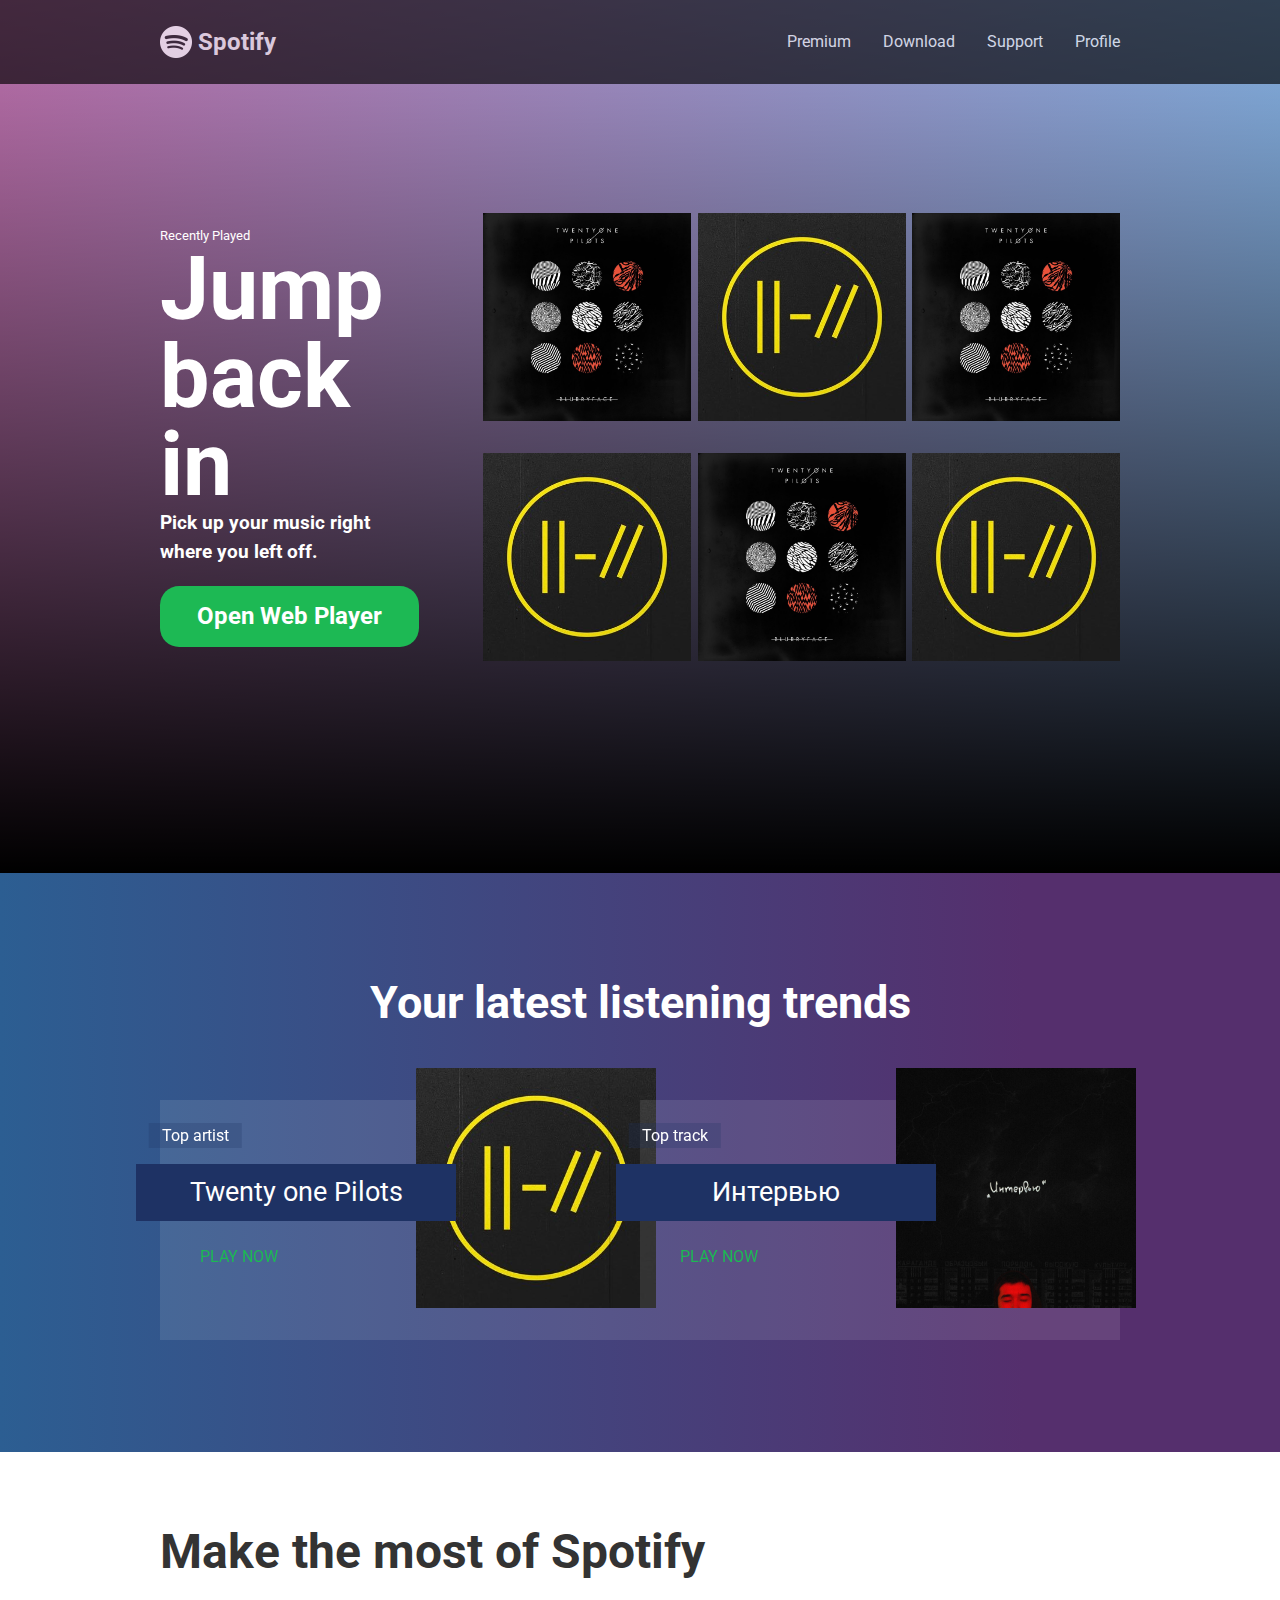
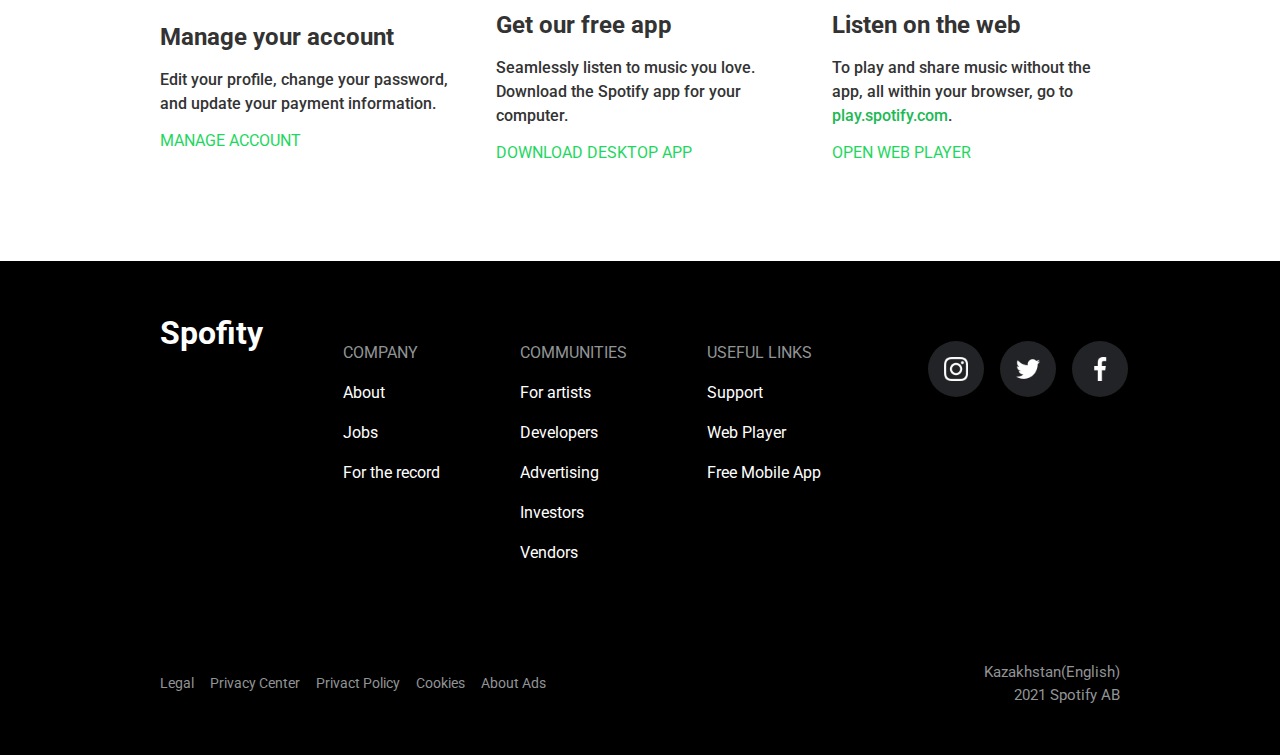
<file: index.html>
<!DOCTYPE html>
<html lang="en">
<head>
    <meta charset="UTF-8">
    <meta name="viewport" content="width=device-width, initial-scale=1.0">
    <link href="https://fonts.googleapis.com/css?family=Roboto|Varela+Round|Baloo+Bhaina+2" rel="stylesheet">
    <link rel="stylesheet" href="assets/css/main.css">
    <link rel="shortcut icon" href="favicon.ico" type="image/x-icon">
    <title>Music for everyone - Spotify</title>
</head>
<body>
    <header>
        <div class="header_inner">
            <a href="#" class="header_logo">
                <img src="assets/images/spotify-white.png" alt="">
                Spotify
            </a>
            <nav>
                <a class="nav_item" href="premium.html">Premium</a>
                <a class="nav_item" href="download.html">Download</a>
                <a class="nav_item" href="support.html">Support</a>
                <a class="nav_item" href="profile.html">Profile</a>
            </nav>
        </div>
    </header>
    <section class="intro">
        <div class="intro_outer">
            <div class="container">
                <div class="intro_inner">
                    <div class="intro_left">
                        <span class="intro_top_text">Recently Played</span>
                        <span class="intro_middle_text">Jump back in</span>
                        <span class="intro_bottom_text">Pick up your music right where you left off.</span>
                        <a class="intro_button" href="#">Open Web Player</a>
                    </div>
                    <div class="intro_right">
                        <div class="intro_row">
                            <a href="#" class="intro_row_item">
                                <div class="album_outer">
                                    <img src="assets/images/album.jpg" alt="Album photo" class="album_photo">
                                    <a class="album_play_btn" href="#">
                                        <img class="album_play_btn_img"src="assets/images/play-button.png" alt="">
                                    </a>
                                </div>
                            </a>
                            <a href="#" class="intro_row_item">
                                <div class="album_outer">
                                    <img src="assets/images/artist.jpg" alt="Album photo" class="album_photo">
                                    <a class="album_play_btn" href="#">
                                        <img class="album_play_btn_img"src="assets/images/play-button.png" alt="">
                                    </a>
                                </div>
                            </a>
                            <a href="#" class="intro_row_item">
                                <div class="album_outer">
                                    <img src="assets/images/album.jpg" alt="Album photo" class="album_photo">
                                    <a class="album_play_btn" href="#">
                                        <img class="album_play_btn_img"src="assets/images/play-button.png" alt="">
                                    </a>
                                </div>
                            </a>
                        </div>
                        <div class="intro_row">
                            <a href="#" class="intro_row_item">
                                <div class="album_outer">
                                    <img src="assets/images/artist.jpg" alt="Album photo" class="album_photo">
                                    <a class="album_play_btn" href="#">
                                        <img class="album_play_btn_img"src="assets/images/play-button.png" alt="">
                                    </a>
                                </div>
                            </a>
                            <a href="#" class="intro_row_item">
                                <div class="album_outer">
                                    <img src="assets/images/album.jpg" alt="Album photo" class="album_photo">
                                    <a class="album_play_btn" href="#">
                                        <img class="album_play_btn_img"src="assets/images/play-button.png" alt="">
                                    </a>
                                </div>
                            </a>
                            <a href="#" class="intro_row_item">
                                <div class="album_outer">
                                    <img src="assets/images/artist.jpg" alt="Album photo" class="album_photo">
                                    <a class="album_play_btn" href="#">
                                        <img class="album_play_btn_img"src="assets/images/play-button.png" alt="">
                                    </a>
                                </div>
                            </a>
                        </div>
                    </div>
                </div>
            </div>
        </div>
    </section>

    <section class="trends">
        <div class="container">
            <div class="trends_header">
                Your latest listening trends
            </div>
            <div class="trends_content">
                <div class="trends_item">
                    <div class="trends_item_back"></div>
                    <div class="trends_item_left">
                        <div class="trends_item_header">
                            <span>Top artist</span>
                        </div>
                        <div class="trends_item_name">
                            <span>Twenty one Pilots</span>
                        </div>
                        <div class="trends_item_btn">
                            <a href="#">Play Now</a>
                        </div>
                    </div>
                    <div class="trends_item_right">
                        <img class="trends_artist_img" src="assets/images/artist.jpg" alt="">
                    </div>
                </div>
                <div class="trends_item">
                    <div class="trends_item_back"></div>
                    <div class="trends_item_left">
                        <div class="trends_item_header">
                            <span>Top track</span>
                        </div>
                        <div class="trends_item_name">
                            <span>Интервью</span>
                        </div>
                        <div class="trends_item_btn">
                            <a href="#">Play Now</a>
                        </div>
                    </div>
                    <div class="trends_item_right">
                        <img class="trends_artist_img" src="assets/images/top_track.jpg" alt="">
                    </div>
                </div>
            </div>
        </div>
    </section>

    <section class="advantages">
        <div class="container">
            <div class="advantages_inner">
                <div class="advantages_header">
                    Make the most of Spotify
                </div>
                <div class="advantages_items">
                    <div class="advantage_block">
                        <div class="advantage_block_header">
                            Manage your account
                        </div>
                        <div class="advantage_block_text">
                            Edit your profile, change your password, and update your payment information.
                        </div>
                        <div class="advantage_block_link">
                            <a href="#">
                                Manage account
                            </a>
                        </div>
                    </div>
                    <div class="advantage_block">
                        <div class="advantage_block_header">
                            Get our free app
                        </div>
                        <div class="advantage_block_text">
                            Seamlessly listen to music you love. Download the Spotify app for your computer.
                        </div>
                        <div class="advantage_block_link">
                            <a href="#">
                                Download Desktop App
                            </a>
                        </div>
                    </div>
                    <div class="advantage_block">
                        <div class="advantage_block_header">
                            Listen on the web
                        </div>
                        <div class="advantage_block_text">
                            To play and share music without the app, all within your browser, go to <a href="https://open.spotify.com">play.spotify.com</a>.
                        </div>
                        <div class="advantage_block_link">
                            <a href="#">
                                Open Web player
                            </a>
                        </div>
                    </div>
                </div>
            </div>
        </div>
    </section>

    <footer>
        <div class="container">
            <div class="footer_inner">
                <div class="row1">
                    <div class="footer_brand">
                        Spofity
                    </div>
                    <div class="footer_cols">
                        <div class="footer_cols_item">
                            <div class="col_header">
                                Company
                            </div>
                            <a href="#">About</a>
                            <a href="#">Jobs</a>
                            <a href="#">For the record</a>
                        </div>
                        <div class="footer_cols_item">
                            <div class="col_header">
                                Communities
                            </div>
                            <a href="#">For artists</a>
                            <a href="#">Developers</a>
                            <a href="#">Advertising</a>
                            <a href="#">Investors</a>
                            <a href="#">Vendors</a>
                        </div>
                        <div class="footer_cols_item">
                            <div class="col_header">
                                Useful links
                            </div>
                            <a href="#">Support</a>
                            <a href="#">Web Player</a>
                            <a href="#">Free Mobile App</a>
                        </div>
                    </div>
                    <div class="footer_social">
                        <div class="footer_social_item">
                            <a href="#" class="footer_social_item_link">
                                <img src="assets/images/instagram.png" alt="">
                            </a>
                        </div>
                        <div class="footer_social_item">
                            <a href="#" class="footer_social_item_link">
                                <img src="assets/images/twitter.png" alt="">
                            </a>
                        </div>
                        <div class="footer_social_item">
                            <a href="#" class="footer_social_item_link">
                                <img src="assets/images/facebook.png" alt="">
                            </a>
                        </div>
                    </div>
                </div>
                <div class="row2">
                    <div class="row2_left">
                        <a href="">Legal</a>
                        <a href="">Privacy Center</a>
                        <a href="">Privact Policy</a>
                        <a href="">Cookies</a>
                        <a href="">About Ads</a>
                    </div>
                    <div class="row2_right">
                        <a href="" class="footer_lang">Kazakhstan(English)</a>
                        <a href="" class="footer_copyright">2021 Spotify AB</a>
                    </div>
                </div>
            </div>
        </div>
    </footer>
</body>
</html>
</file>
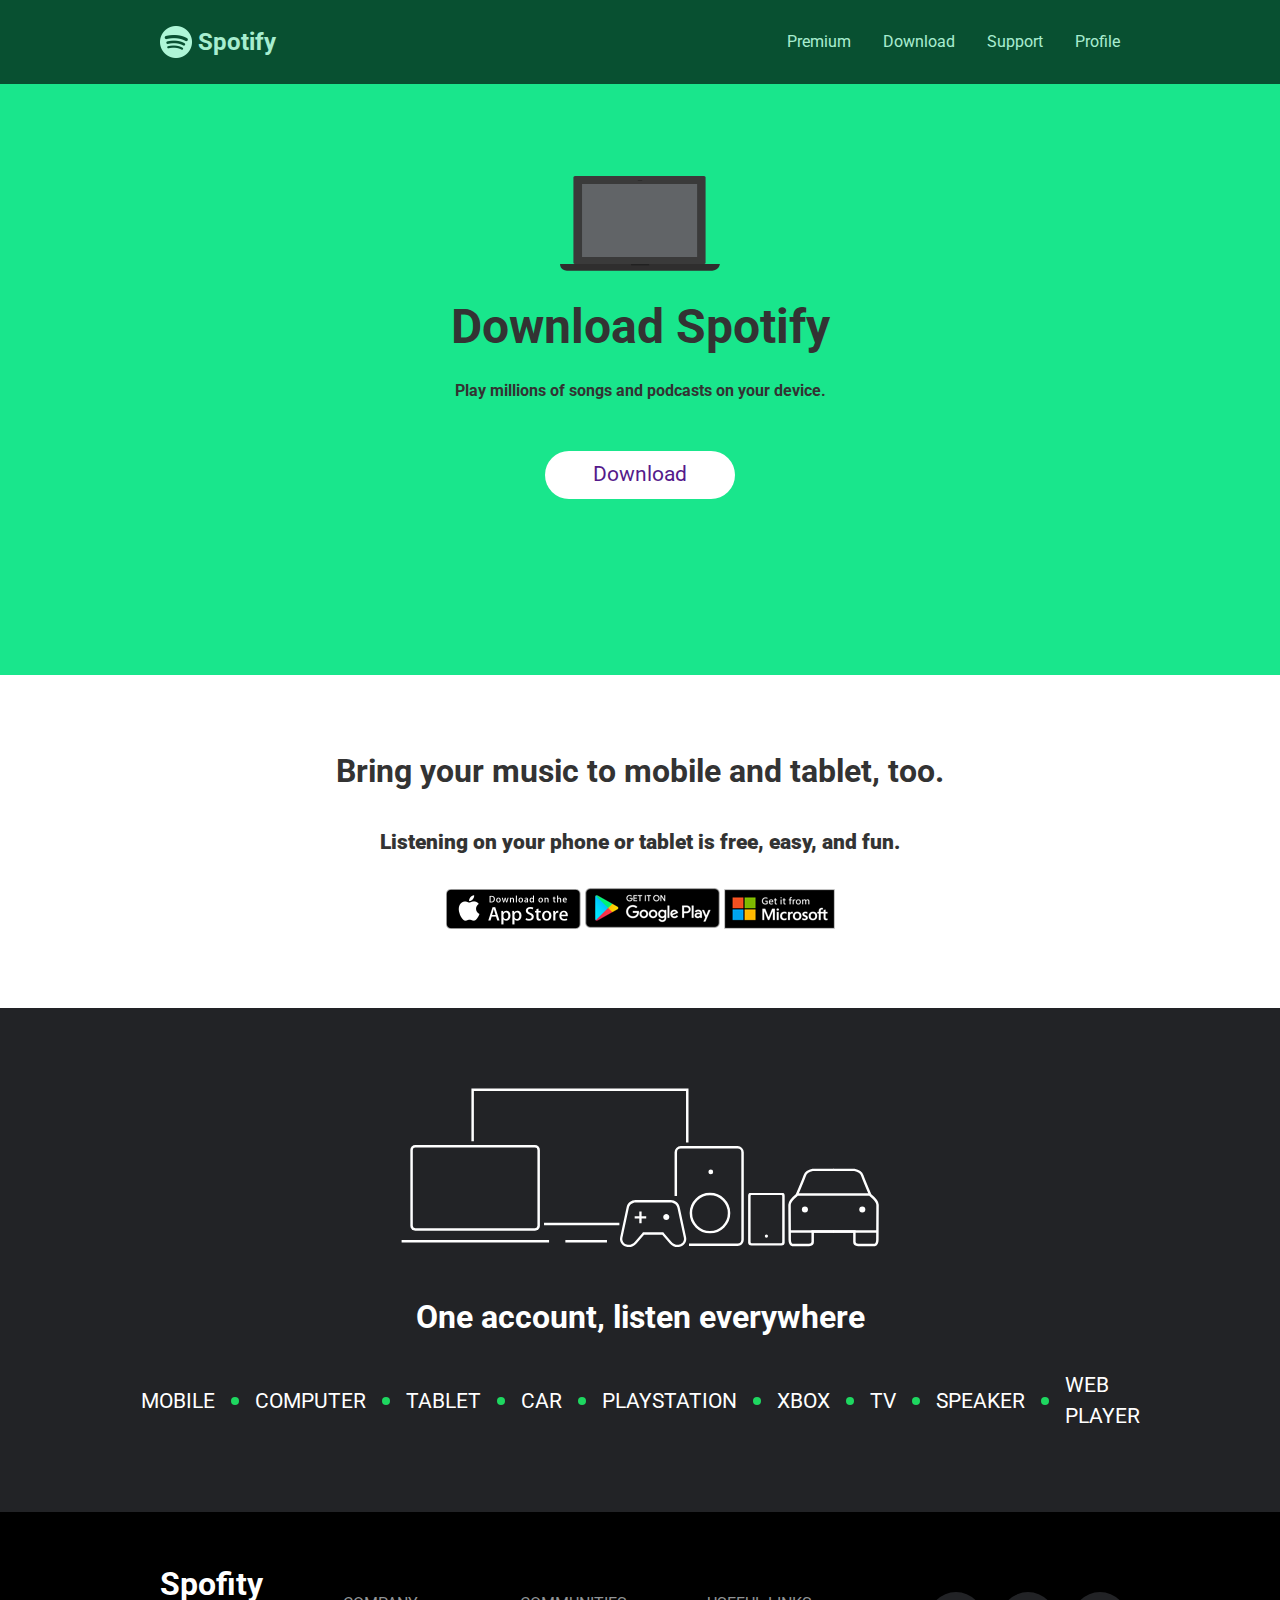
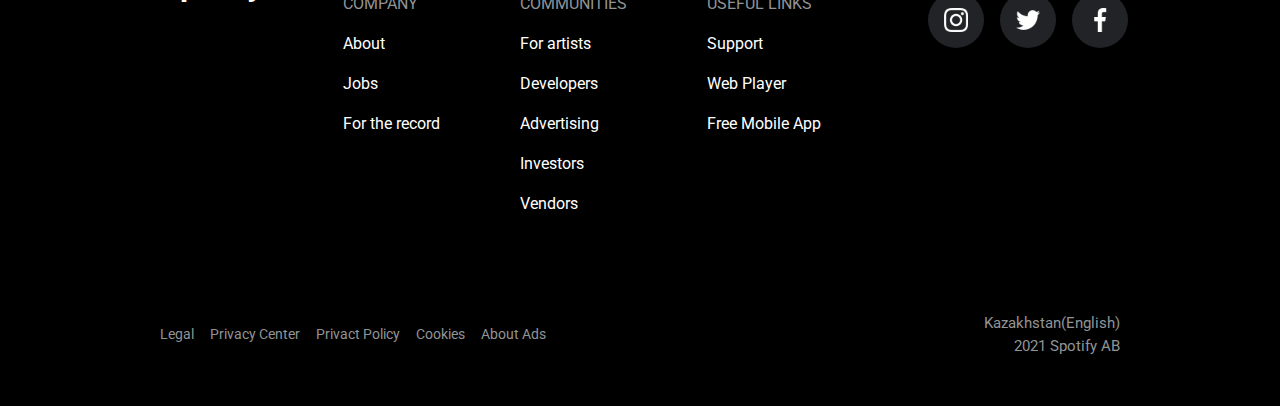
<file: download.html>
<!DOCTYPE html>
<html lang="en">
<head>
    <meta charset="UTF-8">
    <meta name="viewport" content="width=device-width, initial-scale=1.0">
    <link href="https://fonts.googleapis.com/css?family=Roboto|Varela+Round|Baloo+Bhaina+2" rel="stylesheet">
    <link rel="stylesheet" href="assets/css/download.css">
    <link rel="shortcut icon" href="favicon.ico" type="image/x-icon">
    <title>Music for everyone - Spotify</title>
</head>
<body>
    <header>
        <div class="header_inner">
            <a href="index.html" class="header_logo">
                <img src="assets/images/spotify-white.png" alt="">
                Spotify
            </a>
            <nav>
                <a class="nav_item" href="premium.html">Premium</a>
                <a class="nav_item" href="#">Download</a>
                <a class="nav_item" href="support.html">Support</a>
                <a class="nav_item" href="profile.html">Profile</a>
            </nav>
        </div>
    </header>

    <section class="intro">
        <div class="container">
            <div class="intro_inner">
                <img class="intro_laptop" src="assets/images/laptop.svg" alt="">
                <span class="intro_title">Download Spotify</span>
                <span class="intro_subtitle">Play millions of songs and podcasts on your device.</span>
                <a href="" class="intro_btn">Download</a>
            </div>
        </div>
    </section>

    <section class="mobile">
        <span class="mobile_title">
            Bring your music to mobile and tablet, too.
        </span>
        <span class="mobile_subtitle">
            Listening on your phone or tablet is free, easy, and fun.
        </span>
        <div class="modbile_ways">
            <a href="https://apps.apple.com/app/id324684580?mt=8"><img src="assets/images/en.png" alt=""></a>
            <a href="https://play.google.com/store/apps/details?id=com.spotify.music&referrer=adjust_reftag%3Dcg1rxmCWHLeiY%26utm_source%3DSpotify%2BWebsite%253A%2Bwww.spotify.com%26utm_campaign%3Ddefault%26utm_content%3Dapp_showcase%26utm_term%3Dcontrol"><img src="assets/images/en2.png" alt=""></a>
            <a href="https://www.spotify.com/kz-en/download/mac/"><img src="assets/images/en3.png" alt=""></a>
        </div>
    </section>

    <section class="platforms">
        <div class="container">
            <div class="platforms_inner">
                <img class="platforms_photo" src="assets/images/all-devices.svg" alt="">
                <span class="platforms_title"">One account, listen everywhere</span>
                <div class="platforms_list">
                    <div class="platforms_item">Mobile</div>
                    <div class="platforms_item">Computer</div>
                    <div class="platforms_item">Tablet</div>
                    <div class="platforms_item">Car</div>
                    <div class="platforms_item">Playstation</div>
                    <div class="platforms_item">Xbox</div>
                    <div class="platforms_item">Tv</div>
                    <div class="platforms_item">Speaker</div>
                    <div class="platforms_item">Web Player</div>
                </div>
            </div>
        </div>
    </section>
    
    <footer>
        <div class="container">
            <div class="footer_inner">
                <div class="row1">
                    <div class="footer_brand">
                        Spofity
                    </div>
                    <div class="footer_cols">
                        <div class="footer_cols_item">
                            <div class="col_header">
                                Company
                            </div>
                            <a href="#">About</a>
                            <a href="#">Jobs</a>
                            <a href="#">For the record</a>
                        </div>
                        <div class="footer_cols_item">
                            <div class="col_header">
                                Communities
                            </div>
                            <a href="#">For artists</a>
                            <a href="#">Developers</a>
                            <a href="#">Advertising</a>
                            <a href="#">Investors</a>
                            <a href="#">Vendors</a>
                        </div>
                        <div class="footer_cols_item">
                            <div class="col_header">
                                Useful links
                            </div>
                            <a href="#">Support</a>
                            <a href="#">Web Player</a>
                            <a href="#">Free Mobile App</a>
                        </div>
                    </div>
                    <div class="footer_social">
                        <div class="footer_social_item">
                            <a href="#" class="footer_social_item_link">
                                <img src="assets/images/instagram.png" alt="">
                            </a>
                        </div>
                        <div class="footer_social_item">
                            <a href="#" class="footer_social_item_link">
                                <img src="assets/images/twitter.png" alt="">
                            </a>
                        </div>
                        <div class="footer_social_item">
                            <a href="#" class="footer_social_item_link">
                                <img src="assets/images/facebook.png" alt="">
                            </a>
                        </div>
                    </div>
                </div>
                <div class="row2">
                    <div class="row2_left">
                        <a href="">Legal</a>
                        <a href="">Privacy Center</a>
                        <a href="">Privact Policy</a>
                        <a href="">Cookies</a>
                        <a href="">About Ads</a>
                    </div>
                    <div class="row2_right">
                        <a href="" class="footer_lang">Kazakhstan(English)</a>
                        <a href="" class="footer_copyright">2021 Spotify AB</a>
                    </div>
                </div>
            </div>
        </div>
    </footer>
</body>
</html>
</file>
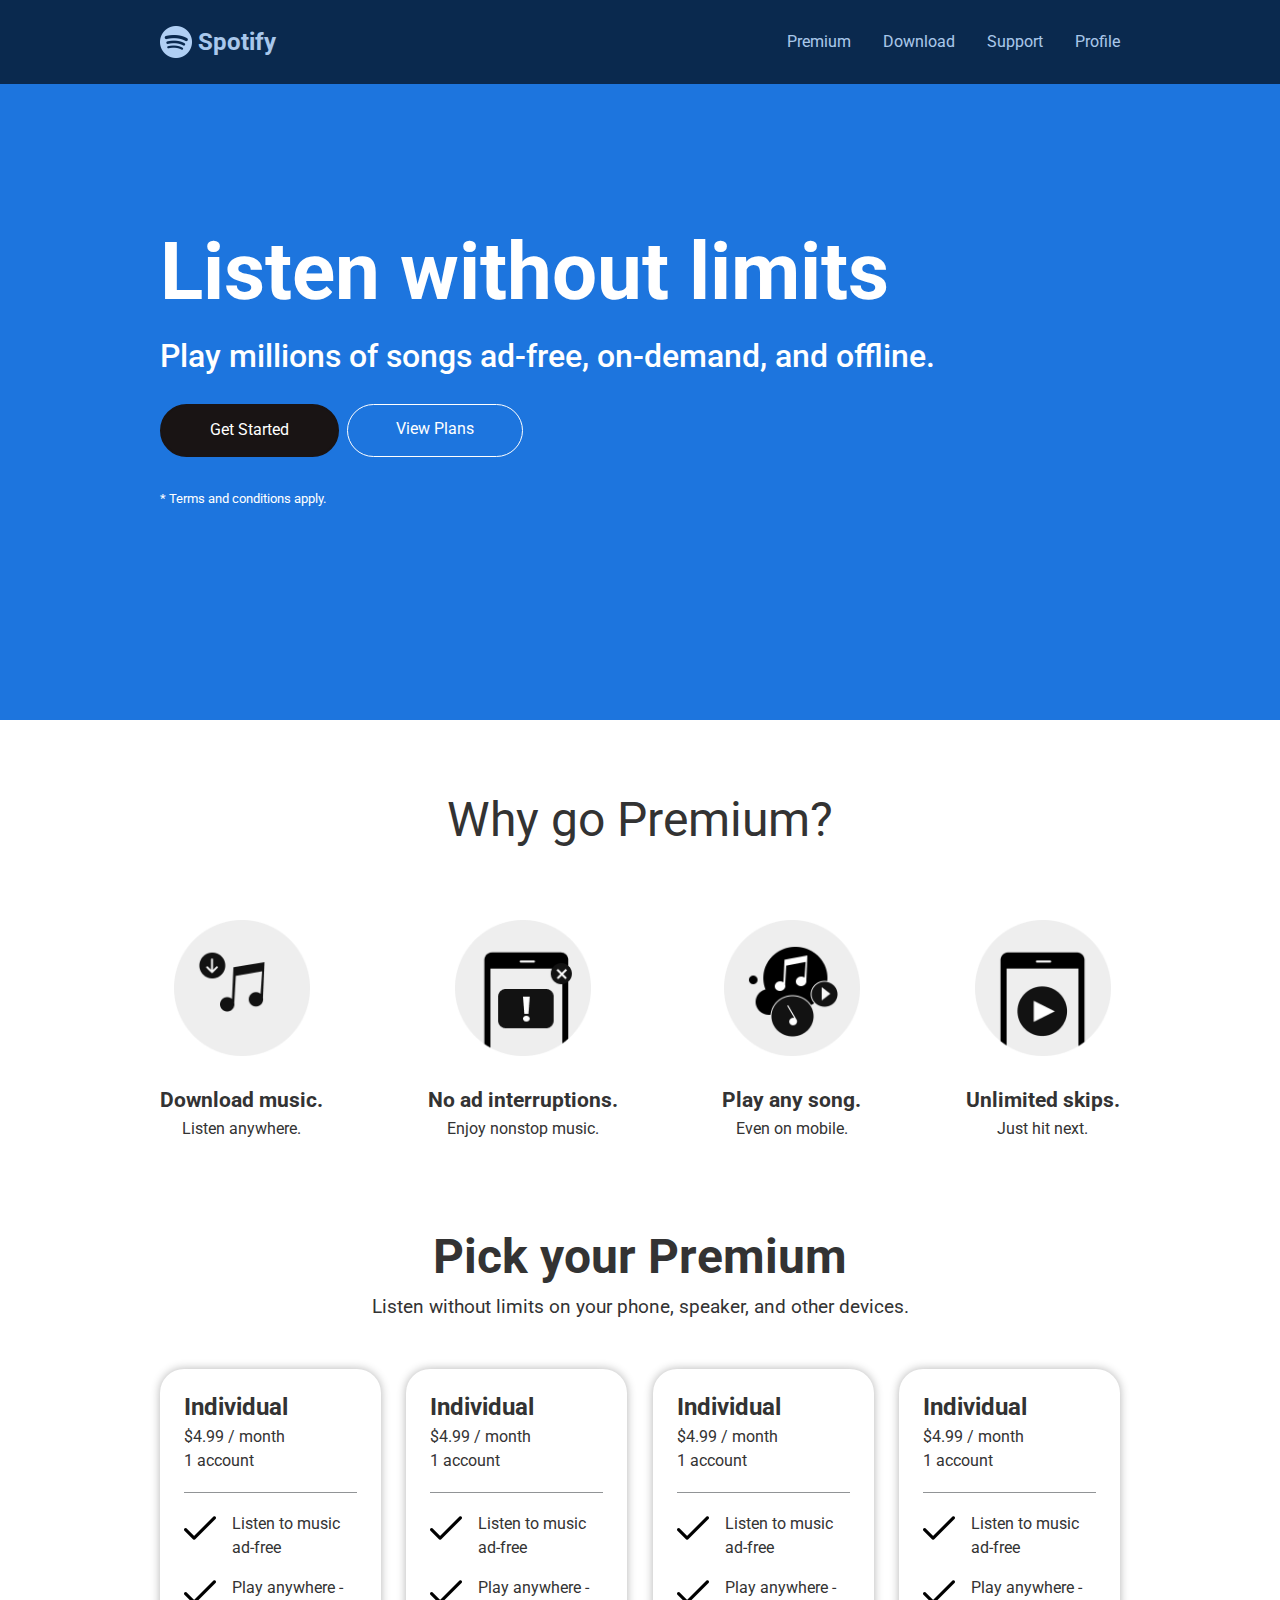
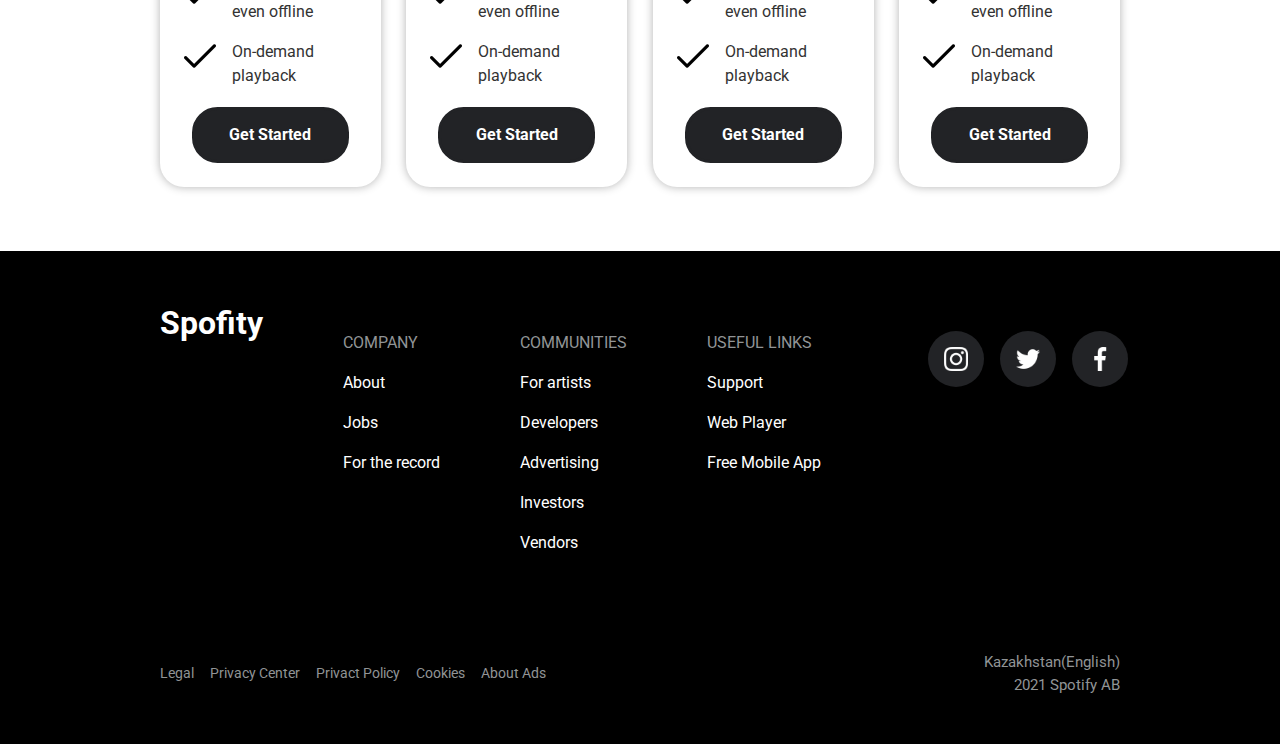
<file: premium.html>
<!DOCTYPE html>
<html lang="en">
<head>
    <meta charset="UTF-8">
    <meta name="viewport" content="width=device-width, initial-scale=1.0">
    <link href="https://fonts.googleapis.com/css?family=Roboto|Varela+Round|Baloo+Bhaina+2" rel="stylesheet">
    <link rel="stylesheet" href="assets/css/premium.css">
    <link rel="shortcut icon" href="favicon.ico" type="image/x-icon">
    <title>Music for everyone - Spotify</title>
</head>
<body>
    <header>
        <div class="header_inner">
            <a href="index.html" class="header_logo">
                <img src="assets/images/spotify-white.png" alt="">
                Spotify
            </a>
            <nav>
                <a class="nav_item" href="#">Premium</a>
                <a class="nav_item" href="download.html">Download</a>
                <a class="nav_item" href="support.html">Support</a>
                <a class="nav_item" href="profile.html">Profile</a>
            </nav>
        </div>
    </header>
    
    <section class="limits">
        <div class="container">
            <div class="limits_inner">
                <span class="limits_title">Listen without limits</span>
                <div class="limits_subtitle">Play millions of songs ad-free, on-demand, and offline.</div>
                <div class="limits_buttons">
                    <a class="limits_btn1" href="">Get Started</a>
                    <a class="limits_btn2" href="">View Plans</a>
                </div>
                <span class="limits_term">* Terms and conditions apply.</span>
            </div>
        </div>
    </section>

    <section class="whygo">
        <div class="container">
            <div class="whygo_title">
                Why go Premium?
            </div>
            <div class="whygo_inner">
                <div class="whygo_item">
                    <div class="whygo_icon">
                        <img src="assets/images/benefit_1.png" alt="">
                    </div>
                    <div class="whygo_item_title">Download music.</div>
                    <div class="whygo_item_subtitle">Listen anywhere.</div>
                </div>
                <div class="whygo_item">
                    <div class="whygo_icon">
                        <img src="assets/images/benefit_2.png" alt="">
                    </div>
                    <div class="whygo_item_title">No ad interruptions.</div>
                    <div class="whygo_item_subtitle">Enjoy nonstop music.</div>
                </div>
                <div class="whygo_item">
                    <div class="whygo_icon">
                        <img src="assets/images/benefit_3.png" alt="">
                    </div>
                    <div class="whygo_item_title">Play any song.</div>
                    <div class="whygo_item_subtitle">Even on mobile.</div>
                </div>
                <div class="whygo_item">
                    <div class="whygo_icon">
                        <img src="assets/images/benefit_4.png" alt="">
                    </div>
                    <div class="whygo_item_title">Unlimited skips.</div>
                    <div class="whygo_item_subtitle">Just hit next.</div>
                </div>
            </div>
        </div>
    </section>

    <section class="plans">
        <div class="container">
            <div class="plans_header">
                <div class="plans_title">Pick your Premium</div>
                <div class="plans_subtitle">Listen without limits on your phone, speaker, and other devices.</div>
            </div>
            <div class="plans_inner">
                <div class="plans_block">
                    <div class="block_header">
                        <div class="block_header_title">Individual</div>
                        <div class="block_header_price">$4.99 / month</div>
                        <div class="block_header_accounts">1 account</div>
                    </div>
                    <div class="block_content">
                        <div class="block_item">
                            <img src="assets/images/tick.png" alt="">
                            <div class="block_item_text">
                                Listen to music ad-free
                            </div>
                        </div>
                        <div class="block_item">
                            <img src="assets/images/tick.png" alt="">
                            <div class="block_item_text">
                                Play anywhere - even offline
                            </div>
                        </div><div class="block_item">
                            <img src="assets/images/tick.png" alt="">
                            <div class="block_item_text">
                                On-demand playback
                            </div>
                        </div>
                    </div>
                    <div class="block_footer">
                        <div class="block_btn">
                            Get Started
                        </div>
                    </div>
                </div>
                <div class="plans_block">
                    <div class="block_header">
                        <div class="block_header_title">Individual</div>
                        <div class="block_header_price">$4.99 / month</div>
                        <div class="block_header_accounts">1 account</div>
                    </div>
                    <div class="block_content">
                        <div class="block_item">
                            <img src="assets/images/tick.png" alt="">
                            <div class="block_item_text">
                                Listen to music ad-free
                            </div>
                        </div>
                        <div class="block_item">
                            <img src="assets/images/tick.png" alt="">
                            <div class="block_item_text">
                                Play anywhere - even offline
                            </div>
                        </div><div class="block_item">
                            <img src="assets/images/tick.png" alt="">
                            <div class="block_item_text">
                                On-demand playback
                            </div>
                        </div>
                    </div>
                    <div class="block_footer">
                        <div class="block_btn">
                            Get Started
                        </div>
                    </div>
                </div>
                <div class="plans_block">
                    <div class="block_header">
                        <div class="block_header_title">Individual</div>
                        <div class="block_header_price">$4.99 / month</div>
                        <div class="block_header_accounts">1 account</div>
                    </div>
                    <div class="block_content">
                        <div class="block_item">
                            <img src="assets/images/tick.png" alt="">
                            <div class="block_item_text">
                                Listen to music ad-free
                            </div>
                        </div>
                        <div class="block_item">
                            <img src="assets/images/tick.png" alt="">
                            <div class="block_item_text">
                                Play anywhere - even offline
                            </div>
                        </div><div class="block_item">
                            <img src="assets/images/tick.png" alt="">
                            <div class="block_item_text">
                                On-demand playback
                            </div>
                        </div>
                    </div>
                    <div class="block_footer">
                        <div class="block_btn">
                            Get Started
                        </div>
                    </div>
                </div>
                <div class="plans_block">
                    <div class="block_header">
                        <div class="block_header_title">Individual</div>
                        <div class="block_header_price">$4.99 / month</div>
                        <div class="block_header_accounts">1 account</div>
                    </div>
                    <div class="block_content">
                        <div class="block_item">
                            <img src="assets/images/tick.png" alt="">
                            <div class="block_item_text">
                                Listen to music ad-free
                            </div>
                        </div>
                        <div class="block_item">
                            <img src="assets/images/tick.png" alt="">
                            <div class="block_item_text">
                                Play anywhere - even offline
                            </div>
                        </div><div class="block_item">
                            <img src="assets/images/tick.png" alt="">
                            <div class="block_item_text">
                                On-demand playback
                            </div>
                        </div>
                    </div>
                    <div class="block_footer">
                        <div class="block_btn">
                            Get Started
                        </div>
                    </div>
                </div>
            </div>
        </div>
    </section>

    <footer>
        <div class="container">
            <div class="footer_inner">
                <div class="row1">
                    <div class="footer_brand">
                        Spofity
                    </div>
                    <div class="footer_cols">
                        <div class="footer_cols_item">
                            <div class="col_header">
                                Company
                            </div>
                            <a href="#">About</a>
                            <a href="#">Jobs</a>
                            <a href="#">For the record</a>
                        </div>
                        <div class="footer_cols_item">
                            <div class="col_header">
                                Communities
                            </div>
                            <a href="#">For artists</a>
                            <a href="#">Developers</a>
                            <a href="#">Advertising</a>
                            <a href="#">Investors</a>
                            <a href="#">Vendors</a>
                        </div>
                        <div class="footer_cols_item">
                            <div class="col_header">
                                Useful links
                            </div>
                            <a href="#">Support</a>
                            <a href="#">Web Player</a>
                            <a href="#">Free Mobile App</a>
                        </div>
                    </div>
                    <div class="footer_social">
                        <div class="footer_social_item">
                            <a href="#" class="footer_social_item_link">
                                <img src="assets/images/instagram.png" alt="">
                            </a>
                        </div>
                        <div class="footer_social_item">
                            <a href="#" class="footer_social_item_link">
                                <img src="assets/images/twitter.png" alt="">
                            </a>
                        </div>
                        <div class="footer_social_item">
                            <a href="#" class="footer_social_item_link">
                                <img src="assets/images/facebook.png" alt="">
                            </a>
                        </div>
                    </div>
                </div>
                <div class="row2">
                    <div class="row2_left">
                        <a href="">Legal</a>
                        <a href="">Privacy Center</a>
                        <a href="">Privact Policy</a>
                        <a href="">Cookies</a>
                        <a href="">About Ads</a>
                    </div>
                    <div class="row2_right">
                        <a href="" class="footer_lang">Kazakhstan(English)</a>
                        <a href="" class="footer_copyright">2021 Spotify AB</a>
                    </div>
                </div>
            </div>
        </div>
    </footer>
</body>
</html>
</file>
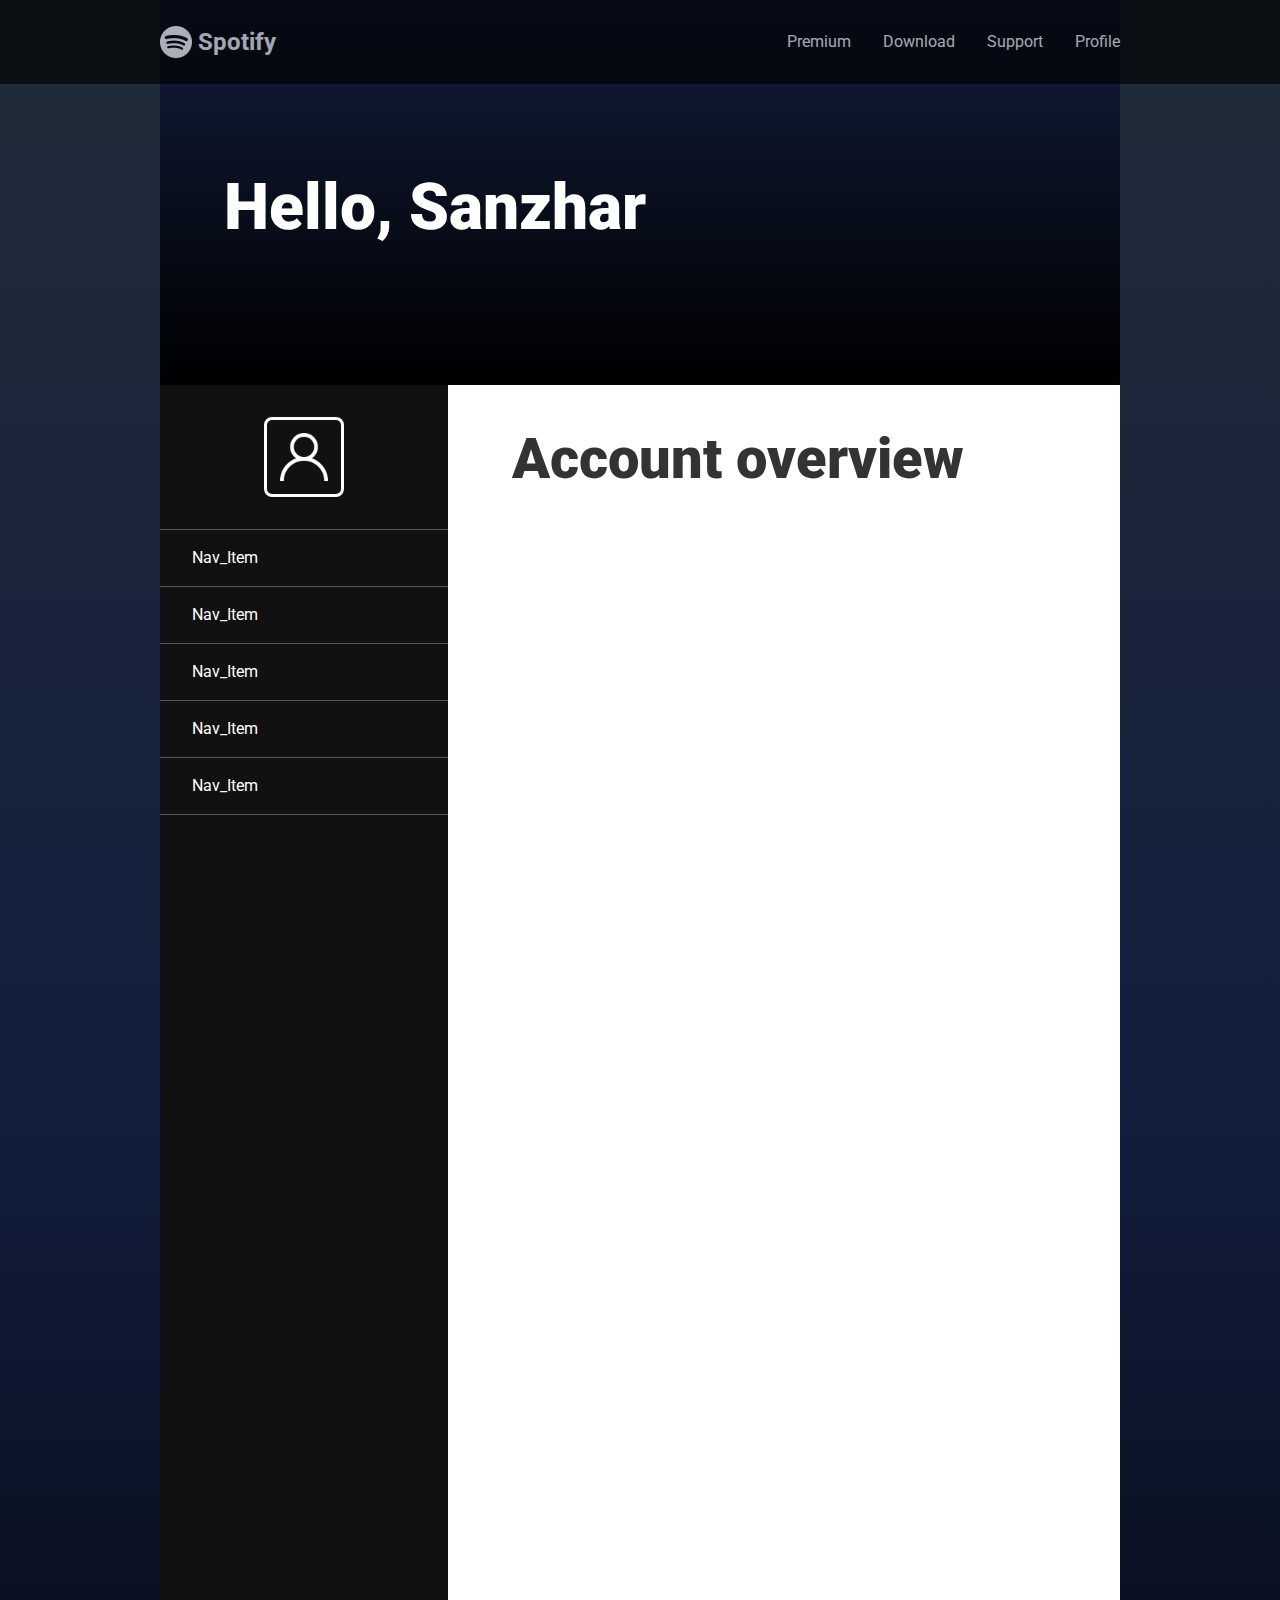
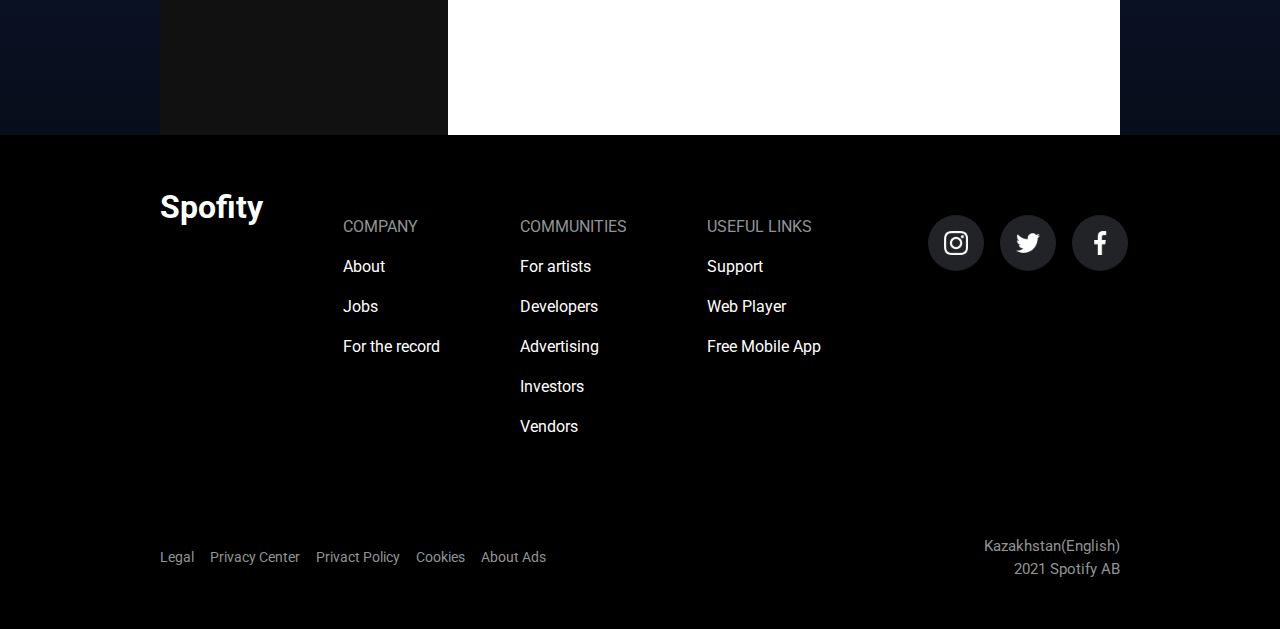
<file: profile.html>
<!DOCTYPE html>
<html lang="en">
<head>
    <meta charset="UTF-8">
    <meta name="viewport" content="width=device-width, initial-scale=1.0">
    <link href="https://fonts.googleapis.com/css?family=Roboto|Varela+Round|Baloo+Bhaina+2" rel="stylesheet">
    <link rel="stylesheet" href="assets/css/profile.css">
    <link rel="shortcut icon" href="favicon.ico" type="image/x-icon">
    <title>Music for everyone - Spotify</title>
</head>
<body>
    <header>
        <div class="header_inner">
            <a href="index.html" class="header_logo">
                <img src="assets/images/spotify-white.png" alt="">
                Spotify
            </a>
            <nav>
                <a class="nav_item" href="premium.html">Premium</a>
                <a class="nav_item" href="download.html">Download</a>
                <a class="nav_item" href="support.html">Support</a>
                <a class="nav_item" href="#">Profile</a>
            </nav>
        </div>
    </header>

    <section class="profile">
        <div class="container">
            <div class="profile_header">
                Hello, Sanzhar
            </div>
            <div class="main">
                <div class="left">
                    <div class="left_photo">
                        <img src="assets/images/user-3.png" alt="">
                    </div>
                    <a href="#">Nav_Item</a>
                    <a href="#">Nav_Item</a>
                    <a href="#">Nav_Item</a>
                    <a href="#">Nav_Item</a>
                    <a href="#">Nav_Item</a>
                </div>
                <div class="right">
                    <div class="right_title">Account overview</div>
                </div>
            </div>
        </div>
    </section>

    <footer>
        <div class="container">
            <div class="footer_inner">
                <div class="row1">
                    <div class="footer_brand">
                        Spofity
                    </div>
                    <div class="footer_cols">
                        <div class="footer_cols_item">
                            <div class="col_header">
                                Company
                            </div>
                            <a href="#">About</a>
                            <a href="#">Jobs</a>
                            <a href="#">For the record</a>
                        </div>
                        <div class="footer_cols_item">
                            <div class="col_header">
                                Communities
                            </div>
                            <a href="#">For artists</a>
                            <a href="#">Developers</a>
                            <a href="#">Advertising</a>
                            <a href="#">Investors</a>
                            <a href="#">Vendors</a>
                        </div>
                        <div class="footer_cols_item">
                            <div class="col_header">
                                Useful links
                            </div>
                            <a href="#">Support</a>
                            <a href="#">Web Player</a>
                            <a href="#">Free Mobile App</a>
                        </div>
                    </div>
                    <div class="footer_social">
                        <div class="footer_social_item">
                            <a href="#" class="footer_social_item_link">
                                <img src="assets/images/instagram.png" alt="">
                            </a>
                        </div>
                        <div class="footer_social_item">
                            <a href="#" class="footer_social_item_link">
                                <img src="assets/images/twitter.png" alt="">
                            </a>
                        </div>
                        <div class="footer_social_item">
                            <a href="#" class="footer_social_item_link">
                                <img src="assets/images/facebook.png" alt="">
                            </a>
                        </div>
                    </div>
                </div>
                <div class="row2">
                    <div class="row2_left">
                        <a href="">Legal</a>
                        <a href="">Privacy Center</a>
                        <a href="">Privact Policy</a>
                        <a href="">Cookies</a>
                        <a href="">About Ads</a>
                    </div>
                    <div class="row2_right">
                        <a href="" class="footer_lang">Kazakhstan(English)</a>
                        <a href="" class="footer_copyright">2021 Spotify AB</a>
                    </div>
                </div>
            </div>
        </div>
    </footer>
</body>
</html>
</file>
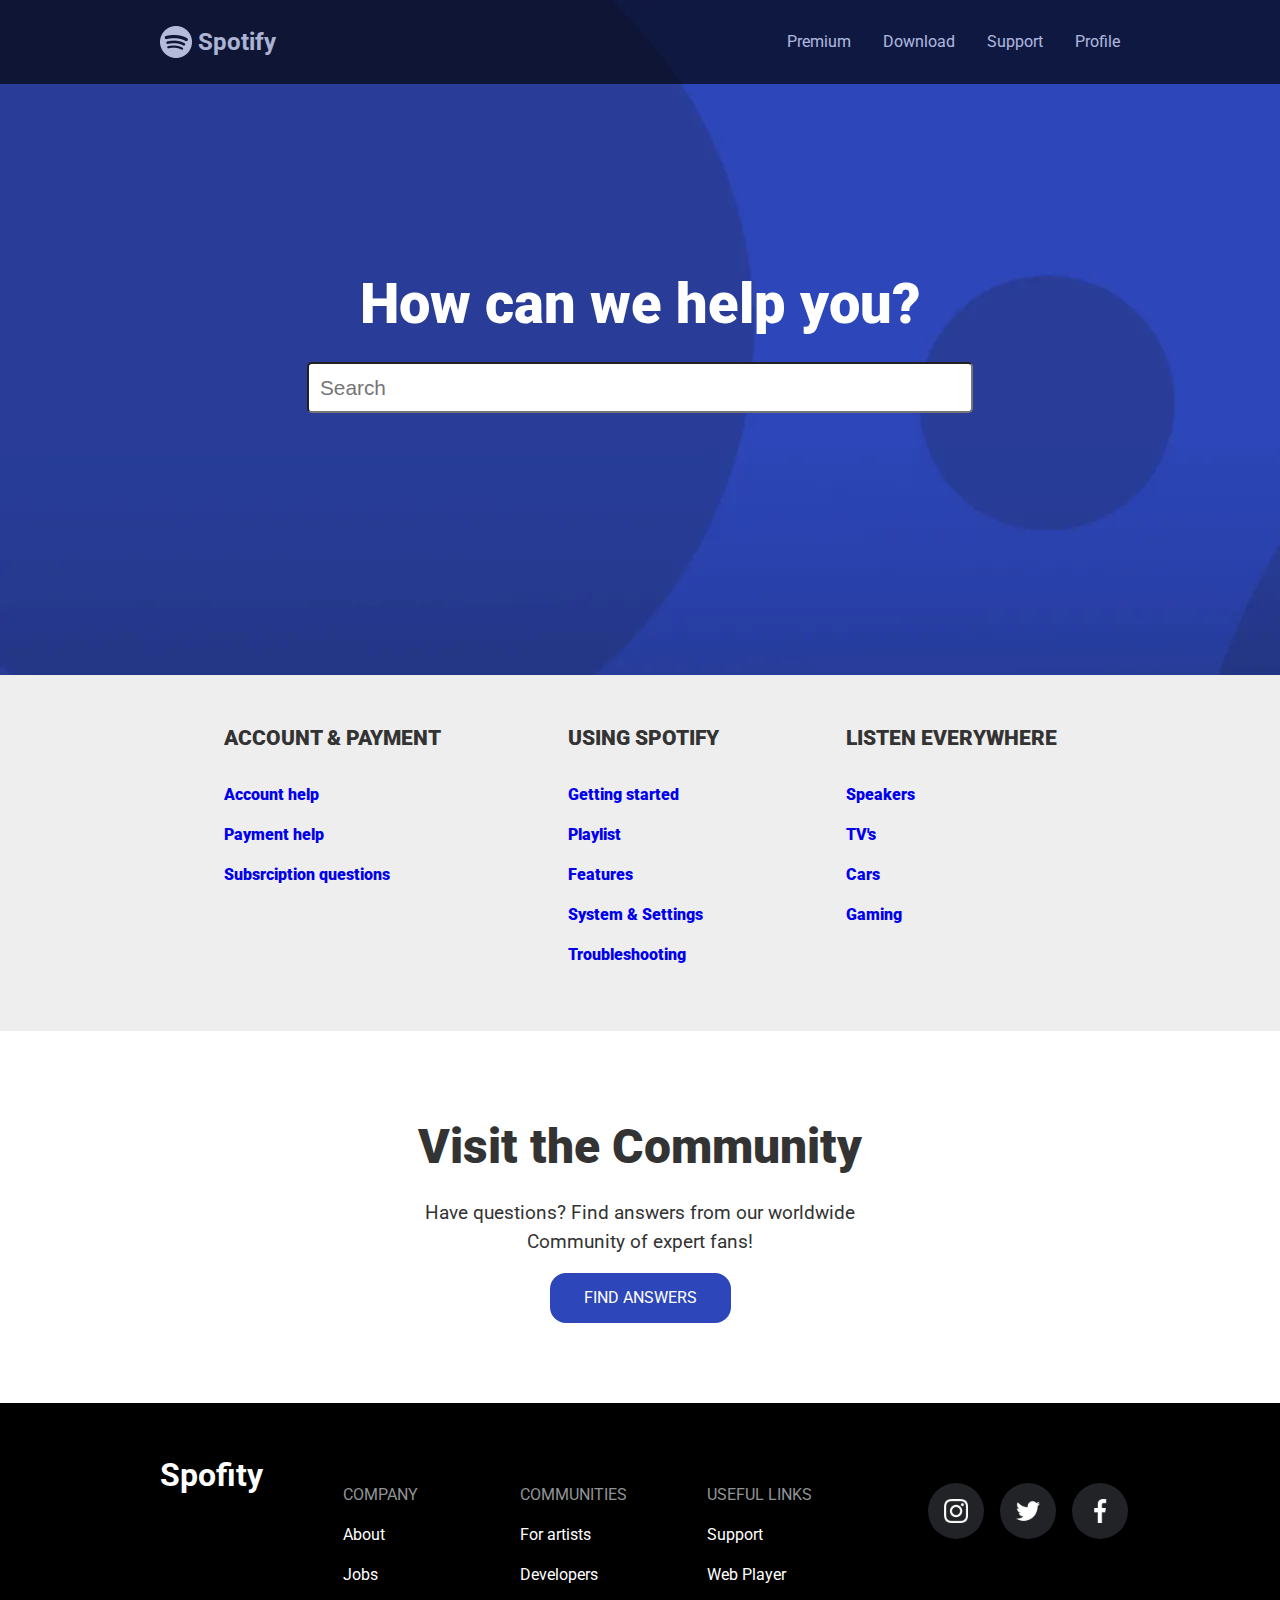
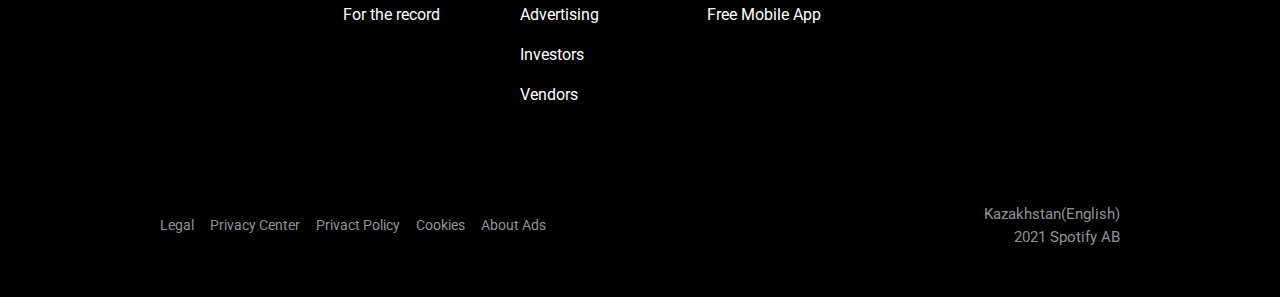
<file: support.html>
<!DOCTYPE html>
<html lang="en">
<head>
    <meta charset="UTF-8">
    <meta name="viewport" content="width=device-width, initial-scale=1.0">
    <link href="https://fonts.googleapis.com/css?family=Roboto|Varela+Round|Baloo+Bhaina+2" rel="stylesheet">
    <link rel="stylesheet" href="assets/css/support.css">
    <link rel="shortcut icon" href="favicon.ico" type="image/x-icon">
    <title>Music for everyone - Spotify</title>
</head>
<body>
    <header>
        <div class="header_inner">
            <a href="index.html" class="header_logo">
                <img src="assets/images/spotify-white.png" alt="">
                Spotify
            </a>
            <nav>
                <a class="nav_item" href="premium.html">Premium</a>
                <a class="nav_item" href="download.html">Download</a>
                <a class="nav_item" href="#">Support</a>
                <a class="nav_item" href="profile.html">Profile</a>
            </nav>
        </div>
    </header>

    <section class="intro">
        <div class="container">
            <div class="intro_inner">
                <span class="intro_title">
                    How can we help you?
                </span>
                <div class="intro_search">
                    <input class="intro_search_input" placeholder="Search" type="text">
                </div>
            </div>
        </div>
    </section>
    
    <section class="links">
        <div class="container">
            <div class="links_cols">
                <div class="links_cols_item">
                    <div class="links_col_header">
                        Account & Payment
                    </div>
                    <a href="#">Account help</a>
                    <a href="#">Payment help</a>
                    <a href="#">Subsrciption questions</a>
                </div>
                <div class="links_cols_item">
                    <div class="links_col_header">
                        Using Spotify
                    </div>
                    <a href="#">Getting started</a>
                    <a href="#">Playlist</a>
                    <a href="#">Features</a>
                    <a href="#">System & Settings</a>
                    <a href="#">Troubleshooting</a>
                </div>
                <div class="links_cols_item">
                    <div class="links_col_header">
                        Listen Everywhere
                    </div>
                    <a href="#">Speakers</a>
                    <a href="#">TV's</a>
                    <a href="#">Cars</a>
                    <a href="#">Gaming</a>
                </div>
            </div>
        </div>
    </section>

    <section class="community">
        <div class="community_inner">
            <div class="community_title">
                Visit the Community
            </div>
            <div class="community_subtitle">
                Have questions? Find answers from our worldwide Community of expert fans!
            </div>
            <a href="#" class="community_btn">Find answers</a>
        </div>
    </section>

    <footer>
        <div class="container">
            <div class="footer_inner">
                <div class="row1">
                    <div class="footer_brand">
                        Spofity
                    </div>
                    <div class="footer_cols">
                        <div class="footer_cols_item">
                            <div class="col_header">
                                Company
                            </div>
                            <a href="#">About</a>
                            <a href="#">Jobs</a>
                            <a href="#">For the record</a>
                        </div>
                        <div class="footer_cols_item">
                            <div class="col_header">
                                Communities
                            </div>
                            <a href="#">For artists</a>
                            <a href="#">Developers</a>
                            <a href="#">Advertising</a>
                            <a href="#">Investors</a>
                            <a href="#">Vendors</a>
                        </div>
                        <div class="footer_cols_item">
                            <div class="col_header">
                                Useful links
                            </div>
                            <a href="#">Support</a>
                            <a href="#">Web Player</a>
                            <a href="#">Free Mobile App</a>
                        </div>
                    </div>
                    <div class="footer_social">
                        <div class="footer_social_item">
                            <a href="#" class="footer_social_item_link">
                                <img src="assets/images/instagram.png" alt="">
                            </a>
                        </div>
                        <div class="footer_social_item">
                            <a href="#" class="footer_social_item_link">
                                <img src="assets/images/twitter.png" alt="">
                            </a>
                        </div>
                        <div class="footer_social_item">
                            <a href="#" class="footer_social_item_link">
                                <img src="assets/images/facebook.png" alt="">
                            </a>
                        </div>
                    </div>
                </div>
                <div class="row2">
                    <div class="row2_left">
                        <a href="">Legal</a>
                        <a href="">Privacy Center</a>
                        <a href="">Privact Policy</a>
                        <a href="">Cookies</a>
                        <a href="">About Ads</a>
                    </div>
                    <div class="row2_right">
                        <a href="" class="footer_lang">Kazakhstan(English)</a>
                        <a href="" class="footer_copyright">2021 Spotify AB</a>
                    </div>
                </div>
            </div>
        </div>
    </footer>
</body>
</html>
</file>
<file: assets/css/main.css>
html{
    font-size: 16px;
}

body{
	margin: 0;

	font-family: 'Roboto', sans-serif; /* ??????????????????? */

	line-height: 1.5;

    color: #333;
}

*,
*after,
*before{
    box-sizing: border-box;
}

h1, h2, h3, h4, h5, h6{
	margin: 0;
}

a{
    text-decoration: none;
}

.container{
    width: 75%;
    margin: 0 auto;
}

/* Header */
header{
    position: fixed;

    width: 100%;

    color: #fff;
    background: #000;
    opacity: 65%;

    padding: 1.5rem 0;

    z-index: 100;
}

header a{
    color: #f3f3f3;
}

.header_inner{
    display: flex;
    justify-content: space-between;
    align-items: center;

    width: 75%;
    
    margin: 0 auto;

    opacity: 100%;;
}

.header_logo{
    display: flex;
    align-items: center;

    font-size: 1.5rem;
    font-weight: 700;
}

.header_logo img{
    width: 2rem;
    height: 2rem;

    margin-right: 0.4rem;
}

nav{
    display: flex;
}

.nav_item{
    margin-right: 2rem;

    transition: linear 0.2s;
}

.nav_item:last-child{
    margin: 0;
}

.nav_item:hover{
    color: #1ed760;
}

/* Intro */
.intro{
    height: 97vh;

    background-image: linear-gradient(90deg, #c074b2, #8ab5e8);

    color: #fff;
}

.intro_outer{
    background-image: linear-gradient(transparent, #000);
}

.intro_inner{
    height: 97vh;
    
    display: flex;
    justify-content: space-between;
    align-items: center;

    margin: 0 auto;
}

/* Intro left */
.intro_left{
    width: 27%;

    display: flex;
    flex-direction: column;
}

.intro_right{
    width: 67%;
}

.intro_top_text{
    font-size: 0.8rem;
}

.intro_middle_text{
    font-size: 5.5rem;
    font-weight: 700;
    line-height: 1;
}

.intro_bottom_text{
    font-size: 1.2rem;
    font-weight: 700;
}

.intro_button{
    text-align: center;
    font-size: 1.5rem;
    font-weight: 700;
    color: #fff;
    background: #1DB954;
    border-radius: 1.2rem;

    padding: 0.8rem 2rem;
    margin-top: 1.2rem;

    transition: linear 0.2s;
}

.intro_button:hover{
    background: #1ed760;
}

/* Intro right */
.intro_row{
    display: flex;
    justify-content: space-between;
}

.intro_row:last-child{
    margin-top: 2rem;
}

.intro_row_item{
    width: 13rem;
    height: 13rem;
}

.intro_row_item:hover + .album_play_btn{
    display: block;
}

.intro_row_item:hover .album_photo{
    opacity: 40%;
    transform: scale(1.1);
}

.album_outer{
    display: flex;
    justify-content: center;
    align-items: center;

    background: #000;
}

.album_photo{
    width: 13rem;
    height: 13rem;

    transition: linear 0.2s;
}

.album_play_btn{
    display: none;
    position: absolute;
    
    transition: linear 0.2s;
}

.album_play_btn_img{
    width: 3rem;
    height: 3rem;
}

/* Trends */
.trends{
    background-image: linear-gradient(90deg, #2c5e92 0%, #552f6d 80%);

    padding-bottom: 7rem;
    padding-top: 6rem;
}

.trends_header{
    width: 100%;
    text-align: center;
    padding-bottom: 4rem;
    
    font-weight: 700;
    font-size: 2.8rem;
    color: #fff;
}

.trends_content{
    display: flex;
    justify-content: space-between;
}

.trends_item{
    display: flex;

    width: 30rem;
    height: 15rem;
}

.trends_item_back{
    position: absolute;

    content: "";
    background: #fff;
    opacity: 10%;

    width: 30rem;
    height: 15rem;
}

/* Item left*/
.trends_item_left{
    z-index: 5;
}

.trends_item_header{
    transform: translate3d(-0.7rem, 1.5rem, 0);
}

.trends_item_header span{
    background: rgba(30, 50, 100, 0.25);
    color: #fff;

    padding: 0.2rem 0.8rem;
}

.trends_item_name{
    transform: translate3d(-1.5rem, 2.5rem, 0);
    width: 17rem;
    text-align: center;
}

.trends_item_name span{
    display: block;

    background: #1E3264;
    color: #fff;
    font-size: 1.7rem;

    padding: 0.5rem 1.5rem;
    width: 100%;
}

.trends_item_btn{
    transform: translate3d(2.5rem, 4rem, 0);
}

.trends_item_btn a{
    color:#1DB954;
    text-transform: uppercase;

    transition: linear 0.2s;
}

.trends_item_btn a:hover{
    color: #1ed760;
}

/* Item right */
.trends_item_right{ 
}

.trends_artist_img{
    width: 15rem;
    height: 15rem;

    transform: translate3d(-1rem, -2rem, 0);
}

/* Advantages */
.advantages{
    padding: 4rem 0;
}

.advantages_header{
    font-size: 3.0rem;
    font-weight: 700;

    margin-bottom: 1.2rem;
}

.advantages_items{
    display: flex;
    align-items: center;
    justify-content: space-between;
}

.advantage_block{
    width: 30%;
}

.advantage_block_header{
    font-size: 1.5rem;
    font-weight: 700;

    margin-bottom: 0.8rem;
}

.advantage_block_text{
    font-weight: 500;

    margin-bottom: 0.8rem;
}

.advantage_block_text a{
    color: #1DB954;
}

.advantage_block_link a{
    color: #1ed760;
    text-transform: uppercase;
}

/* Footer */
footer{
    margin-top: 2rem;
    padding-top: 3rem;
    padding-bottom: 3rem;

    background: #000;
    color: #fff;
}

.footer_inner{

}

.row1{
    display: flex;

    width: 100%;
}

/* Brand */
.footer_brand{
    width: 15%;

    font-size: 2rem;
    font-weight: 700;
}

/* Cols */
.footer_cols{
    width: 65%;

    display: flex;

    padding-top: 2rem;
    padding-left: 3rem;
}

.footer_cols_item{
    display: flex;
    flex-direction: column;

    margin-right: 5rem;
}

.footer_cols_item:last-child{
    margin: 0;
}

.col_header{
    color: #919496;
    text-transform: uppercase;

    margin-bottom: 1rem;
}

.footer_cols_item a{
    margin-bottom: 1rem;

    color: #fff;
    transition: linear 0.2s;
}

.footer_cols_item_a:last-child{
    margin: 0;
}

.footer_cols_item a:hover{
    color: #1ed760;
}

/* Social */
.footer_social{
    display: flex;

    width: 20%;

    padding-top: 2rem;
}

.footer_social_item{
    margin-right: 1rem;
}

.footer_social_item:last-child{
    margin: 0;
}

.footer_social_item_link{
    display: flex;
    justify-content: center;
    align-items: center;

    background: #222326;
    border-radius: 50%; 
}

.footer_social_item img{
    width: 1.5rem;
    height: 1.5rem;

    padding: 1rem;
}

/* Row2 */
.row2{
    display: flex;
    justify-content: space-between;
    align-items: center;

    margin-top: 5rem;
}

.row2_left{
    display: flex;
}

.row2_left a{
    font-size: 0.9rem;
    color: #919496;

    margin-right: 1rem;

    transition: linear 0.2s;
}

.row2_left a:last-child{
    margin: 0;
}

.row2_left a:hover{
    color: #1ed760;
}

.row2_right{
    display: flex;
    flex-direction: column;
    align-items: flex-end;

    transition: linear 0.2s;
}

.row2_right a{
    color: #919496;
    font-size: 0.95rem;
}

.row2_right a:hover{
    color: #1ed760;
}
</file>
<file: assets/css/download.css>
html{
    font-size: 16px;
}

body{
	margin: 0;

	font-family: 'Roboto', sans-serif; /* ??????????????????? */

	line-height: 1.5;

    color: #333;
}

*,
*after,
*before{
    box-sizing: border-box;
}

h1, h2, h3, h4, h5, h6{
	margin: 0;
}

a{
    text-decoration: none;
}

.container{
    width: 75%;
    margin: 0 auto;
}

/* Header */
header{
    position: fixed;

    width: 100%;

    color: #fff;
    background: #000;
    opacity: 65%;

    padding: 1.5rem 0;

    z-index: 100;
}

header a{
    color: #f3f3f3;
}

.header_inner{
    display: flex;
    justify-content: space-between;
    align-items: center;

    width: 75%;
    
    margin: 0 auto;

    opacity: 100%;;
}

.header_logo{
    display: flex;
    align-items: center;

    font-size: 1.5rem;
    font-weight: 700;
}

.header_logo img{
    width: 2rem;
    height: 2rem;

    margin-right: 0.4rem;
}

nav{
    display: flex;
}

.nav_item{
    margin-right: 2rem;

    transition: linear 0.2s;
}

.nav_item:last-child{
    margin: 0;
}

.nav_item:hover{
    color: #1ed760;
}

/* Intro */
.intro{
    background-color: rgb(25, 230, 140);

    height: 75vh;
}

.intro_inner{
    display: flex;
    justify-content: center;
    align-items: center;
    flex-direction: column;

    height: 75vh;
}

.intro_laptop{
    width: 10rem;
}

.intro_title{
    font-size: 3rem;
    font-weight: 700;

    margin-top: 1.3rem;
}

.intro_subtitle{
    font-weight: 700;

    margin-top: 1rem;
}

.intro_btn{
    background: #fff;
    border-radius: 3rem;    

    padding: 0.5rem 3rem;
    margin-top: 3rem;

    font-size: 1.3rem;

    transition: ease-in-out 0.1s;
}

.intro_btn:hover{
    transform: scale(1.09);
}

/* Mobile */
.mobile{
    display: flex;
    flex-direction: column;
    justify-content: center;
    align-items: center;

    margin-top: 4.5rem;
    margin-bottom: 4.5rem;
}

.mobile_title{
    font-size: 2rem;
    font-weight: 700;

    margin-bottom: 2rem;
}

.mobile_subtitle{
    font-size: 1.3rem;
    font-weight: 900;

    margin-bottom: 1.8rem;
}

.mobile_ways{
    display: flex;
    width: 100%;
}

.way{
    width: 30%;
}

/* Platforms */
.platforms{
    background-color: rgb(34, 35, 38);

    color: #fff;

    padding: 5rem 0;
}

.platforms_inner{
    display: flex;
    flex-direction: column;
    justify-content: center;
    align-items: center;
}

.platforms_photo{
    width: 30rem;

    margin-bottom: 2rem;
}

.platforms_title{
    font-size: 2rem;
    font-weight: bold;

    margin-bottom: 1.8rem;
}

.platforms_list{
    display: flex;
    justify-content: space-between;
}

.platforms_item{
    font-size: 1.3rem;
    color: #fff;
    text-transform: uppercase;

    display: flex;
    align-items: center;
}

.platforms_item::after{
    display: inline-block;
    content: "";
    background: #1ed760;
    border-radius: 50%;

    width: 0.5rem;
    height: 0.5rem;

    margin-left: 1rem;
    margin-right: 1rem;
}

.platforms_item:last-child::after{
    display: none;
}

/* Footer */
footer{
    padding-top: 3rem;
    padding-bottom: 3rem;

    background: #000;
    color: #fff;
}

.footer_inner{
    
}

.row1{
    display: flex;

    width: 100%;
}

/* Brand */
.footer_brand{
    width: 15%;

    font-size: 2rem;
    font-weight: 700;
}

/* Cols */
.footer_cols{
    width: 65%;

    display: flex;

    padding-top: 2rem;
    padding-left: 3rem;
}

.footer_cols_item{
    display: flex;
    flex-direction: column;

    margin-right: 5rem;
}

.footer_cols_item:last-child{
    margin: 0;
}

.col_header{
    color: #919496;
    text-transform: uppercase;

    margin-bottom: 1rem;
}

.footer_cols_item a{
    margin-bottom: 1rem;

    color: #fff;
    transition: linear 0.2s;
}

.footer_cols_item_a:last-child{
    margin: 0;
}

.footer_cols_item a:hover{
    color: #1ed760;
}

/* Social */
.footer_social{
    display: flex;

    width: 20%;

    padding-top: 2rem;
}

.footer_social_item{
    margin-right: 1rem;
}

.footer_social_item:last-child{
    margin: 0;
}

.footer_social_item_link{
    display: flex;
    justify-content: center;
    align-items: center;

    background: #222326;
    border-radius: 50%; 
}

.footer_social_item img{
    width: 1.5rem;
    height: 1.5rem;

    padding: 1rem;
}

/* Row2 */
.row2{
    display: flex;
    justify-content: space-between;
    align-items: center;

    margin-top: 5rem;
}

.row2_left{
    display: flex;
}

.row2_left a{
    font-size: 0.9rem;
    color: #919496;

    margin-right: 1rem;

    transition: linear 0.2s;
}

.row2_left a:last-child{
    margin: 0;
}

.row2_left a:hover{
    color: #1ed760;
}

.row2_right{
    display: flex;
    flex-direction: column;
    align-items: flex-end;

    transition: linear 0.2s;
}

.row2_right a{
    color: #919496;
    font-size: 0.95rem;
}

.row2_right a:hover{
    color: #1ed760;
}
</file>
<file: assets/css/premium.css>
html{
    font-size: 16px;
}

body{
	margin: 0;

	font-family: 'Roboto', sans-serif; /* ??????????????????? */

	line-height: 1.5;

    color: #333;
}

*,
*after,
*before{
    box-sizing: border-box;
}

h1, h2, h3, h4, h5, h6{
	margin: 0;
}

a{
    text-decoration: none;
}

.container{
    width: 75%;
    margin: 0 auto;
}

/* Header */
header{
    position: fixed;

    width: 100%;

    color: #fff;
    background: #000;
    opacity: 65%;

    padding: 1.5rem 0;

    z-index: 100;
}

header a{
    color: #f3f3f3;
}

.header_inner{
    display: flex;
    justify-content: space-between;
    align-items: center;

    width: 75%;
    
    margin: 0 auto;

    opacity: 100%;;
}

.header_logo{
    display: flex;
    align-items: center;

    font-size: 1.5rem;
    font-weight: 700;
}

.header_logo img{
    width: 2rem;
    height: 2rem;

    margin-right: 0.4rem;
}

nav{
    display: flex;
}

.nav_item{
    margin-right: 2rem;

    transition: linear 0.2s;
}

.nav_item:last-child{
    margin: 0;
}

.nav_item:hover{
    color: #1ed760;
}

/* Listen without limits */
.limits{
    background-color: rgb(29, 117, 222);
}

.limits_inner{
    display: flex;
    flex-direction: column;
    justify-content: center;
    height: 80vh;

    color: #fff;
}

.limits_title{
    font-size: 5rem;
    font-weight: 700;
}

.limits_subtitle{
    font-size: 2rem;
    font-weight: 500;
}

.limits_buttons{
    display: flex;

    margin-top: 1.5rem;
}

.limits_btn1{
    border-radius: 3rem;
    
    background-color: rgb(25, 20, 20);
    border: 2px solid rgb(25, 20, 20);
    color: #fff;

    padding: 0.8rem 3rem;
    margin-right: 0.5rem;

    transition: linear 0.1s;
}

.limits_btn1:hover{
    background: #222;
    border: 2px solid #fff;
}

.limits_btn2{
    border: 0.1rem solid #fff;
    border-radius: 3rem;
    color: #fff;

    padding: 0.8rem 3rem;

    transition: linear 0.1s;
}

.limits_btn2:hover{
    background: #fff;
    color: rgb(29, 117, 222);
}

.limits_term{
    font-size: 0.8rem;

    margin-top: 2rem;
}

/* Why go premium */
.whygo_title{
   font-size: 3rem;
   text-align: center;
   
   width: 100%; 

   margin-top: 4rem;
   margin-bottom: 4rem;
}

.whygo_inner{
    display: flex;
    justify-content: space-between;
}

.whygo_item{
    display: flex;
    flex-direction: column;
    align-items: center;
}

.whygo_icon img{
    width: 8.5rem;
    height: 8.5rem;

    margin-bottom: 1.4rem;
}

.whygo_item_title{
    font-size: 1.3rem;
    font-weight: 700;
}

/* Plans */
.plans{
    margin-top: 5rem;
    margin-bottom: 4rem;
}

.plans_inner{
    display: flex;
    justify-content: space-between;

    margin-top: 3rem;
}

.plans_header{
    display: flex;
    justify-content: center;
    flex-direction: column;
    align-items: center;

    width: 100%;
}

.plans_title{
    font-size: 3rem;
    font-weight: 700;
}

.plans_subtitle{
    font-size: 1.2rem;
}

.plans_block{
    width: 23%;
    border-radius: 1.5rem;
    box-shadow: rgba(0, 0, 0, 0.3) 0 0 0.6rem;
}

.block_header{
    padding: 1.2rem 0;
    margin: 0 1.5rem;

    border-bottom: 1px solid #919496;
}

.block_header_title{
    font-size: 1.5rem;
    font-weight: 700;
}

.block_content{
    padding: 1.2rem 0;
    margin: 0 1.5rem;
}

.block_item{
    display: flex;

    margin-bottom: 1rem;
}

.block_item:last-child{
    margin-bottom: 0;
}

.block_item img{
    width: 2rem;
    height: 2rem;

    margin-right: 1rem;
}

.block_item_text{
    font-size: 1rem;
}

.block_footer{
    padding-bottom: 1.5rem;
}

.block_btn{
    background: #222326;
    border: 3px solid #222326;
    border-radius: 1.6rem;

    color: #fff;
    font-weight: 700;
    text-align: center;

    padding: 0.8rem 2rem;
    margin: 0 2rem;

    transition: linear 0.2s;
}

.block_btn:hover{
    background: #fff;
    color: #222326;
}

/* Footer */
footer{
    margin-top: 2rem;
    padding-top: 3rem;
    padding-bottom: 3rem;

    background: #000;
    color: #fff;
}

.footer_inner{
    
}

.row1{
    display: flex;

    width: 100%;
}

/* Brand */
.footer_brand{
    width: 15%;

    font-size: 2rem;
    font-weight: 700;
}

/* Cols */
.footer_cols{
    width: 65%;

    display: flex;

    padding-top: 2rem;
    padding-left: 3rem;
}

.footer_cols_item{
    display: flex;
    flex-direction: column;

    margin-right: 5rem;
}

.footer_cols_item:last-child{
    margin: 0;
}

.col_header{
    color: #919496;
    text-transform: uppercase;

    margin-bottom: 1rem;
}

.footer_cols_item a{
    margin-bottom: 1rem;

    color: #fff;
    transition: linear 0.2s;
}

.footer_cols_item_a:last-child{
    margin: 0;
}

.footer_cols_item a:hover{
    color: #1ed760;
}

/* Social */
.footer_social{
    display: flex;

    width: 20%;

    padding-top: 2rem;
}

.footer_social_item{
    margin-right: 1rem;
}

.footer_social_item:last-child{
    margin: 0;
}

.footer_social_item_link{
    display: flex;
    justify-content: center;
    align-items: center;

    background: #222326;
    border-radius: 50%; 
}

.footer_social_item img{
    width: 1.5rem;
    height: 1.5rem;

    padding: 1rem;
}

/* Row2 */
.row2{
    display: flex;
    justify-content: space-between;
    align-items: center;

    margin-top: 5rem;
}

.row2_left{
    display: flex;
}

.row2_left a{
    font-size: 0.9rem;
    color: #919496;

    margin-right: 1rem;

    transition: linear 0.2s;
}

.row2_left a:last-child{
    margin: 0;
}

.row2_left a:hover{
    color: #1ed760;
}

.row2_right{
    display: flex;
    flex-direction: column;
    align-items: flex-end;

    transition: linear 0.2s;
}

.row2_right a{
    color: #919496;
    font-size: 0.95rem;
}

.row2_right a:hover{
    color: #1ed760;
}
</file>
<file: assets/css/profile.css>
html{
    font-size: 16px;
}

body{
	margin: 0;

	font-family: 'Roboto', sans-serif; /* ??????????????????? */

	line-height: 1.5;

    color: #333;

    background-image: linear-gradient(#212c39, #121e3d 50%, #000)
}

*,
*after,
*before{
    box-sizing: border-box;
}

h1, h2, h3, h4, h5, h6{
	margin: 0;
}

a{
    text-decoration: none;
}

.container{
    width: 75%;
    margin: 0 auto;
}

/* Header */
header{
    position: fixed;

    width: 100%;

    color: #fff;
    background: #000;
    opacity: 65%;

    padding: 1.5rem 0;

    z-index: 100;
}

header a{
    color: #f3f3f3;
}

.header_inner{
    display: flex;
    justify-content: space-between;
    align-items: center;

    width: 75%;
    
    margin: 0 auto;

    opacity: 100%;;
}

.header_logo{
    display: flex;
    align-items: center;

    font-size: 1.5rem;
    font-weight: 700;
}

.header_logo img{
    width: 2rem;
    height: 2rem;

    margin-right: 0.4rem;
}

nav{
    display: flex;
}

.nav_item{
    margin-right: 2rem;

    transition: linear 0.2s;
}

.nav_item:last-child{
    margin: 0;
}

.nav_item:hover{
    color: #1ed760;
}

/* Profile */
.profile_header{
    background-image: linear-gradient(to bottom, #121e3d 0%, #000 100%);
    color: #fff;

    padding: 0 4rem;
    padding-top: 10rem;
    height: 25vh;

    font-size: 4rem;
    font-weight: 900;
}

.main{
    display: flex;

    height: 150vh;
}

.left{
    display: flex;
    flex-direction: column;

    width: 30%;
    
    background: #111;
}

.left_photo{
    display: flex;
    justify-content: center;
    align-items: center;

    padding: 2rem 0;

    border-bottom: 1px solid #555;
}

.left_photo img{
    width: 3rem;

    border: 3px solid #fff;
    border-radius: 0.5rem;

    padding: 0.8rem;
}

.left a{
    color: #fff;

    width: 100%;
    
    padding: 1rem 2rem;

    border-bottom: 1px solid #555;
}

.right{ 
    width: 70%;

    background: #fff;
}

.right_title{
    font-size: 3.5rem;
    font-weight: 900;

    padding: 2rem 4rem;
}

/* Footer */
footer{
    padding-top: 3rem;
    padding-bottom: 3rem;

    background: #000;
    color: #fff;
}

.footer_inner{
    
}

.row1{
    display: flex;

    width: 100%;
}

/* Brand */
.footer_brand{
    width: 15%;

    font-size: 2rem;
    font-weight: 700;
}

/* Cols */
.footer_cols{
    width: 65%;

    display: flex;

    padding-top: 2rem;
    padding-left: 3rem;
}

.footer_cols_item{
    display: flex;
    flex-direction: column;

    margin-right: 5rem;
}

.footer_cols_item:last-child{
    margin: 0;
}

.col_header{
    color: #919496;
    text-transform: uppercase;

    margin-bottom: 1rem;
}

.footer_cols_item a{
    margin-bottom: 1rem;

    color: #fff;
    transition: linear 0.2s;
}

.footer_cols_item_a:last-child{
    margin: 0;
}

.footer_cols_item a:hover{
    color: #1ed760;
}

/* Social */
.footer_social{
    display: flex;

    width: 20%;

    padding-top: 2rem;
}

.footer_social_item{
    margin-right: 1rem;
}

.footer_social_item:last-child{
    margin: 0;
}

.footer_social_item_link{
    display: flex;
    justify-content: center;
    align-items: center;

    background: #222326;
    border-radius: 50%; 
}

.footer_social_item img{
    width: 1.5rem;
    height: 1.5rem;

    padding: 1rem;
}

/* Row2 */
.row2{
    display: flex;
    justify-content: space-between;
    align-items: center;

    margin-top: 5rem;
}

.row2_left{
    display: flex;
}

.row2_left a{
    font-size: 0.9rem;
    color: #919496;

    margin-right: 1rem;

    transition: linear 0.2s;
}

.row2_left a:last-child{
    margin: 0;
}

.row2_left a:hover{
    color: #1ed760;
}

.row2_right{
    display: flex;
    flex-direction: column;
    align-items: flex-end;

    transition: linear 0.2s;
}

.row2_right a{
    color: #919496;
    font-size: 0.95rem;
}

.row2_right a:hover{
    color: #1ed760;
}
</file>
<file: assets/css/support.css>
html{
    font-size: 16px;
}

body{
	margin: 0;

	font-family: 'Roboto', sans-serif; /* ??????????????????? */

	line-height: 1.5;

    color: #333;
}

*,
*after,
*before{
    box-sizing: border-box;
}

h1, h2, h3, h4, h5, h6{
	margin: 0;
}

a{
    text-decoration: none;
}

.container{
    width: 75%;
    margin: 0 auto;
}

/* Header */
header{
    position: fixed;

    width: 100%;

    color: #fff;
    background: #000;
    opacity: 65%;

    padding: 1.5rem 0;

    z-index: 100;
}

header a{
    color: #f3f3f3;
}

.header_inner{
    display: flex;
    justify-content: space-between;
    align-items: center;

    width: 75%;
    
    margin: 0 auto;

    opacity: 100%;;
}

.header_logo{
    display: flex;
    align-items: center;

    font-size: 1.5rem;
    font-weight: 700;
}

.header_logo img{
    width: 2rem;
    height: 2rem;

    margin-right: 0.4rem;
}

nav{
    display: flex;
}

.nav_item{
    margin-right: 2rem;

    transition: linear 0.2s;
}

.nav_item:last-child{
    margin: 0;
}

.nav_item:hover{
    color: #1ed760;
}

/* Intro */
.intro{
    background: url("../images/search-desktop.webp");
    height: 75vh;

    color: #fff;
}

.intro_inner{
    display: flex;
    flex-direction: column;
    justify-content: center;
    align-items: center;

    height: 75vh;
}

.intro_title{
    font-size: 3.5rem;
    font-weight: 900;

    margin-bottom: 1rem;
}

.intro_search_input{
    width: 40rem;

    font-size: 1.3rem;
    border-radius: 0.3rem;
    padding: 0.7rem;
}

/* Lijks */
.links{
    background: #eee;

    padding: 3rem 0;
}

.links_cols{
    display: flex;

    justify-content: space-around;
}

.links_cols_item{
    display: flex;
    flex-direction: column;
}

.links_cols_item:last-child{
    margin: 0;
}

.links_col_header{
    font-size: 1.3rem;
    font-weight: 900;
    text-transform: uppercase;

    margin-bottom: 1.8rem;
}

.links_cols_item a{
    margin-bottom: 1rem;

    font-weight: 900;

    transition: linear 0.2s;
}

.links_cols_item_a:last-child{
    margin: 0;
}

.links_cols_item a:hover{
    color: #1ed760;
}

/* Community */
.community{
    display: flex;
    justify-content: center;

    padding: 5rem 0;
}

.community_inner{
    display: flex;
    flex-direction: column;
    align-items: center;

    width: 35%;

    text-align: center;
}

.community_title{
    font-size: 3rem;
    font-weight: 900;

    margin-bottom: 1rem;
}

.community_subtitle{
    font-size: 1.2rem;
    font-weight: 400;

    margin-bottom: 1rem;
}

.community_btn{
    text-transform: uppercase;
    color: #fff;

    background-color: rgb(45, 70, 185);
    border: 2px solid rgb(45, 70, 185);
    border-radius: 1rem;

    padding: 0.7rem 2rem;

    transition: linear 0.1s;
}

.community_btn:hover{
    background: #fff;
    color: rgb(45, 70, 185);
}

/* Footer */
footer{
    padding-top: 3rem;
    padding-bottom: 3rem;

    background: #000;
    color: #fff;
}

.footer_inner{
    
}

.row1{
    display: flex;

    width: 100%;
}

/* Brand */
.footer_brand{
    width: 15%;

    font-size: 2rem;
    font-weight: 700;
}

/* Cols */
.footer_cols{
    width: 65%;

    display: flex;

    padding-top: 2rem;
    padding-left: 3rem;
}

.footer_cols_item{
    display: flex;
    flex-direction: column;

    margin-right: 5rem;
}

.footer_cols_item:last-child{
    margin: 0;
}

.col_header{
    color: #919496;
    text-transform: uppercase;

    margin-bottom: 1rem;
}

.footer_cols_item a{
    margin-bottom: 1rem;

    color: #fff;
    transition: linear 0.2s;
}

.footer_cols_item_a:last-child{
    margin: 0;
}

.footer_cols_item a:hover{
    color: #1ed760;
}

/* Social */
.footer_social{
    display: flex;

    width: 20%;

    padding-top: 2rem;
}

.footer_social_item{
    margin-right: 1rem;
}

.footer_social_item:last-child{
    margin: 0;
}

.footer_social_item_link{
    display: flex;
    justify-content: center;
    align-items: center;

    background: #222326;
    border-radius: 50%; 
}

.footer_social_item img{
    width: 1.5rem;
    height: 1.5rem;

    padding: 1rem;
}

/* Row2 */
.row2{
    display: flex;
    justify-content: space-between;
    align-items: center;

    margin-top: 5rem;
}

.row2_left{
    display: flex;
}

.row2_left a{
    font-size: 0.9rem;
    color: #919496;

    margin-right: 1rem;

    transition: linear 0.2s;
}

.row2_left a:last-child{
    margin: 0;
}

.row2_left a:hover{
    color: #1ed760;
}

.row2_right{
    display: flex;
    flex-direction: column;
    align-items: flex-end;

    transition: linear 0.2s;
}

.row2_right a{
    color: #919496;
    font-size: 0.95rem;
}

.row2_right a:hover{
    color: #1ed760;
}
</file>
